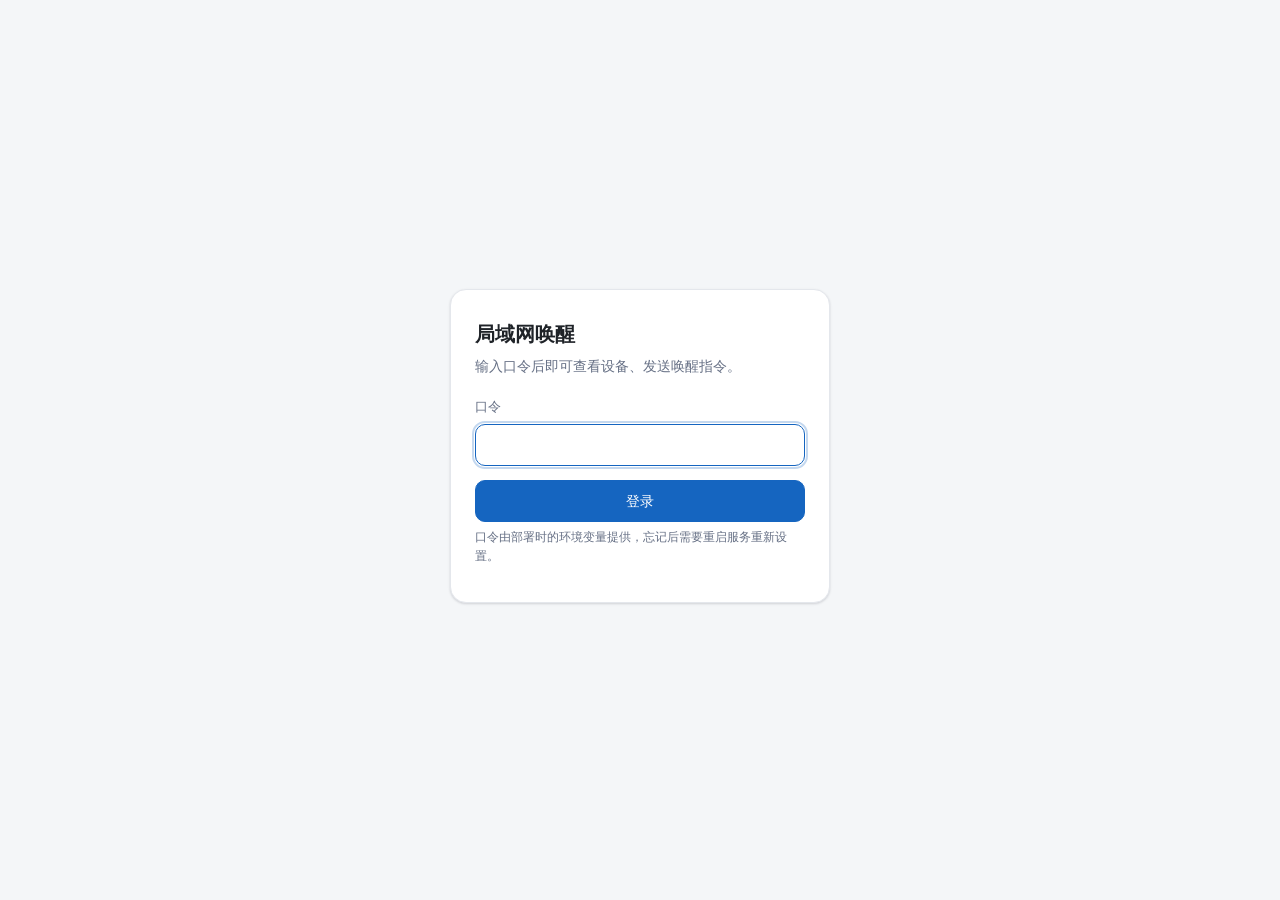
<file: web/index.html>
<!DOCTYPE html>
<html lang="zh-CN">
<head>
<meta charset="UTF-8">
<meta name="viewport" content="width=device-width, initial-scale=1, viewport-fit=cover">
<meta name="theme-color" content="#1565c0">
<meta name="apple-mobile-web-app-capable" content="yes">
<meta name="apple-mobile-web-app-title" content="局域网唤醒">
<meta name="apple-mobile-web-app-status-bar-style" content="default">
<link rel="manifest" href="manifest.json">
<link rel="icon" type="image/png" sizes="192x192" href="icons/icon-192.png">
<link rel="apple-touch-icon" href="icons/apple-touch-icon.png">
<title>设备 · 局域网唤醒</title>
<link rel="stylesheet" href="app.css">
</head>
<body>
<header class="topbar">
  <h1>局域网唤醒</h1>
  <button class="btn btn--ghost" id="logout" type="button">退出</button>
</header>

<main class="page">
  <p class="notice" id="notice" role="status" hidden></p>

  <div class="toolbar">
    <button class="btn btn--primary" id="add-device" type="button">添加设备</button>
    <button class="btn" id="refresh" type="button">刷新</button>
  </div>

  <ul class="cards" id="device-list"></ul>

  <section class="empty" id="empty" hidden>
    <h2>还没有设备</h2>
    <p>点「添加设备」录入第一台要唤醒的机器：填写 MAC 地址与广播地址，选择一种校验方式，保存后即可一键唤醒。</p>
  </section>
</main>

<dialog id="editor" aria-labelledby="editor-title">
  <form class="sheet" id="editor-form" novalidate>
    <h2 id="editor-title">添加设备</h2>
    <p class="form-error" id="editor-error" role="alert" hidden></p>

    <label class="field">
      <span>名称</span>
      <input id="f-name" maxlength="32" autocomplete="off" placeholder="例如：书房主机">
    </label>

    <label class="field">
      <span>MAC 地址</span>
      <input id="f-mac" autocomplete="off" placeholder="AA:BB:CC:DD:EE:FF">
      <small class="hint">支持 AA:BB:CC:DD:EE:FF、AA-BB-CC-DD-EE-FF 或 12 位十六进制。</small>
    </label>

    <div class="field-row">
      <label class="field">
        <span>广播地址</span>
        <input id="f-addr" autocomplete="off" placeholder="192.168.1.255">
      </label>
      <label class="field field--port">
        <span>端口</span>
        <input id="f-port" type="number" min="1" max="65535" step="1" inputmode="numeric" value="9">
      </label>
    </div>

    <label class="field">
      <span>校验方式</span>
      <select id="f-probe-type">
        <option value="none">不校验</option>
        <option value="ping">Ping 主机</option>
        <option value="tcp">TCP 端口</option>
        <option value="heartbeat">心跳上报</option>
      </select>
    </label>

    <label class="field" id="f-probe-value-field">
      <span id="f-probe-value-label">校验目标</span>
      <input id="f-probe-value" autocomplete="off">
      <small class="hint" id="f-probe-value-hint"></small>
    </label>

    <div class="sheet-actions">
      <button class="btn" type="button" id="editor-cancel">取消</button>
      <button class="btn btn--primary" type="submit" id="editor-submit">保存</button>
    </div>
  </form>
</dialog>

<dialog id="confirm" aria-labelledby="confirm-title">
  <div class="sheet">
    <h2 id="confirm-title">删除设备</h2>
    <p id="confirm-text"></p>
    <label class="check" id="confirm-extra" hidden>
      <input type="checkbox" id="confirm-blank">
      <span>
        同时允许空密码账户远程登录（安全降级）
        <small class="hint">
          仅当这台机的 Windows 账户确实没有密码时才需要。该策略作用于所有网络登录
          （共享、IPC$、远程桌面），关闭远程桌面时会按原值恢复。
        </small>
      </span>
    </label>
    <div class="sheet-actions">
      <button class="btn" type="button" id="confirm-cancel">取消</button>
      <button class="btn btn--danger" type="button" id="confirm-ok">删除</button>
    </div>
  </div>
</dialog>

<script src="app.js"></script>
<script src="devices.js"></script>
</body>
</html>
</file>
<file: web/app.css>
/* app.css —— 两页共用样式。移动优先，无预处理器、无第三方库、无外部字体。
   断点只有一个（720px）：小于等于 720px 单列，大于则两列网格。完整宽度适配验收属 E6。 */

:root {
  --bg: #f4f6f8;
  --surface: #ffffff;
  --text: #1f2328;
  --muted: #667085;
  --border: #e4e7ec;
  --primary: #1565c0;
  --primary-dark: #0d47a1;
  --danger: #c62828;
  --radius: 12px;
  --shadow: 0 1px 2px rgba(16, 24, 40, 0.06), 0 1px 3px rgba(16, 24, 40, 0.1);
}

*,
*::before,
*::after {
  box-sizing: border-box;
}

html {
  -webkit-text-size-adjust: 100%;
}

body {
  margin: 0;
  min-height: 100vh;
  background: var(--bg);
  color: var(--text);
  font: 15px/1.6 -apple-system, BlinkMacSystemFont, "Segoe UI", "Microsoft YaHei", sans-serif;
}

h1,
h2 {
  margin: 0;
  font-weight: 600;
}

.body--login {
  display: grid;
  place-items: center;
}

/* ---------- 登录页 ---------- */

.login-wrap {
  width: 100%;
  min-height: 100vh;
  display: grid;
  place-items: center;
  padding: 32px 16px 40px;
  padding-top: calc(32px + env(safe-area-inset-top));
}

.login-card {
  width: 100%;
  max-width: 380px;
  padding: 28px 24px 24px;
  background: var(--surface);
  border: 1px solid var(--border);
  border-radius: 16px;
  box-shadow: var(--shadow);
}

.login-card h1 {
  font-size: 20px;
  margin-bottom: 6px;
}

.login-sub {
  margin: 0 0 20px;
  font-size: 13.5px;
  color: var(--muted);
}

/* ---------- 顶栏与页面容器 ---------- */

.topbar {
  position: sticky;
  top: 0;
  z-index: 2;
  display: flex;
  align-items: center;
  gap: 12px;
  padding: 12px 16px;
  padding-top: calc(12px + env(safe-area-inset-top));
  background: rgba(255, 255, 255, 0.94);
  backdrop-filter: blur(8px);
  border-bottom: 1px solid var(--border);
}

.topbar h1 {
  flex: 1;
  font-size: 17px;
}

.page {
  max-width: 1080px;
  margin: 0 auto;
  padding: 16px;
  padding-bottom: calc(28px + env(safe-area-inset-bottom));
}

.toolbar {
  display: flex;
  flex-wrap: wrap;
  gap: 10px;
  margin-bottom: 14px;
}

/* ---------- 提示条 ---------- */

.notice {
  margin: 0 0 14px;
  padding: 10px 12px;
  font-size: 13.5px;
  border: 1px solid transparent;
  border-radius: 10px;
}

.notice--info {
  background: #eef4fd;
  border-color: #d3e3fa;
  color: #14508f;
}

.notice--ok {
  background: #eaf6ec;
  border-color: #cee8d3;
  color: #1b5e20;
}

.notice--error {
  background: #fdecea;
  border-color: #f8d7d5;
  color: #a12622;
}

/* ---------- 设备卡片 ---------- */

.cards {
  display: grid;
  grid-template-columns: 1fr;
  gap: 12px;
  margin: 0;
  padding: 0;
  list-style: none;
}

.card {
  padding: 16px;
  background: var(--surface);
  border: 1px solid var(--border);
  border-radius: var(--radius);
  box-shadow: var(--shadow);
}

.card-head {
  display: flex;
  align-items: flex-start;
  gap: 10px;
  /* 同时有「在线」与「RDP 已启用」两个 chip 时，窄屏允许换行，别去挤标题。 */
  flex-wrap: wrap;
}

.card-title {
  flex: 1;
  font-size: 16px;
  line-height: 1.4;
  word-break: break-word;
}

.chip {
  display: inline-flex;
  align-items: center;
  gap: 6px;
  flex: none;
  padding: 3px 9px;
  font-size: 12.5px;
  font-weight: 500;
  border: 1px solid transparent;
  border-radius: 999px;
  white-space: nowrap;
}

.chip .dot {
  width: 7px;
  height: 7px;
  border-radius: 50%;
  background: currentColor;
}

.chip--muted {
  background: #f2f4f7;
  border-color: #e4e7ec;
  color: #5b6472;
}

.chip--busy {
  background: #e8f0fe;
  border-color: #c9dcfb;
  color: #0d47a1;
}

.chip--ok {
  background: #eaf6ec;
  border-color: #cee8d3;
  color: #1b5e20;
}

.chip--warn {
  background: #fff4e5;
  border-color: #ffe0b2;
  color: #8a4b00;
}

.chip--bad {
  background: #fdecea;
  border-color: #f8d7d5;
  color: #a12622;
}

.chip--rdp {
  /* RDP chip 是次要信息：比状态 chip 略小一点，避免两个 chip 抢注意力。 */
  font-size: 11px;
  flex-shrink: 0;
}

.chip--busy .dot {
  animation: pulse 1.1s ease-in-out infinite;
}

@keyframes pulse {
  0%,
  100% {
    opacity: 1;
  }
  50% {
    opacity: 0.3;
  }
}

@media (prefers-reduced-motion: reduce) {
  .chip--rdp {
  /* RDP chip 是次要信息：比状态 chip 略小一点，避免两个 chip 抢注意力。 */
  font-size: 11px;
  flex-shrink: 0;
}

.chip--busy .dot {
    animation: none;
  }
}

.facts {
  display: grid;
  gap: 6px;
  margin-top: 12px;
}

.fact {
  display: flex;
  align-items: baseline;
  gap: 12px;
  font-size: 13px;
}

.fact-k {
  flex: none;
  width: 60px;
  color: var(--muted);
}

.fact-v {
  flex: 1;
  text-align: right;
  word-break: break-all;
}

.mono {
  font-family: ui-monospace, SFMono-Regular, Menlo, Consolas, monospace;
  font-size: 12.5px;
}

.card-msg {
  margin: 10px 0 0;
  font-size: 13px;
  color: var(--muted);
}

/* ---------- 心跳指标条（F11 M1） ---------- */

.card-metrics {
  margin-top: 10px;
  padding: 6px 10px;
  font-size: 12.5px;
  font-variant-numeric: tabular-nums;
  color: var(--muted);
  background: var(--bg);
  border: 1px solid var(--border);
  border-radius: 8px;
  word-break: break-all;
}

.card-metrics--stale {
  opacity: 0.55;
}

.card-actions {
  display: flex;
  gap: 8px;
  margin-top: 14px;
}

.card-actions .btn {
  flex: 1;
}

.card-actions .btn--danger {
  flex: 0 0 auto;
}

/* ---------- 离线提示条（E6） ---------- */

.offline-bar {
  position: fixed;
  left: 0;
  right: 0;
  bottom: 0;
  z-index: 9;
  margin: 0;
  padding: 9px 16px;
  padding-bottom: calc(9px + env(safe-area-inset-bottom));
  text-align: center;
  font-size: 13px;
  color: #ffffff;
  background: #b26a00;
}

/* ---------- 空态 ---------- */

.empty {
  padding: 36px 20px;
  text-align: center;
  background: var(--surface);
  border: 1px dashed var(--border);
  border-radius: var(--radius);
}

.empty h2 {
  font-size: 16px;
  margin-bottom: 8px;
}

.empty p {
  margin: 0 auto;
  max-width: 420px;
  font-size: 13.5px;
  color: var(--muted);
}

/* ---------- 按钮 ---------- */

.btn {
  min-height: 42px;
  padding: 0 14px;
  font: inherit;
  font-size: 14px;
  font-weight: 500;
  color: var(--text);
  background: var(--surface);
  border: 1px solid var(--border);
  border-radius: 10px;
  cursor: pointer;
  transition: background-color 0.15s ease, border-color 0.15s ease, opacity 0.15s ease;
  /* 「启用远程桌面」这类长文案不允许在按钮里断行，宁可让卡片动作区换行。 */
  white-space: nowrap;
}

.btn:hover:not(:disabled) {
  background: #f2f4f7;
}

.btn:focus-visible {
  outline: 2px solid rgba(21, 101, 192, 0.45);
  outline-offset: 1px;
}

.btn:disabled {
  opacity: 0.55;
  cursor: not-allowed;
}

.btn--primary {
  color: #ffffff;
  background: var(--primary);
  border-color: var(--primary);
}

.btn--primary:hover:not(:disabled) {
  background: var(--primary-dark);
  border-color: var(--primary-dark);
}

.btn--ghost {
  color: var(--muted);
  background: transparent;
  border-color: transparent;
}

.btn--ghost:hover:not(:disabled) {
  background: #f2f4f7;
  color: var(--text);
}

.btn--danger {
  color: var(--danger);
  border-color: #f0c6c6;
}

.btn--danger:hover:not(:disabled) {
  background: #fdecea;
}

.btn--block {
  display: block;
  width: 100%;
}

/* ---------- 表单 ---------- */

.field {
  display: block;
  margin-bottom: 14px;
}

.field[hidden] {
  display: none;
}

.field > span {
  display: block;
  margin-bottom: 6px;
  font-size: 13px;
  color: var(--muted);
}

.field input,
.field select {
  display: block;
  width: 100%;
  min-height: 42px;
  padding: 0 12px;
  font: inherit;
  font-size: 15px;
  color: var(--text);
  background: #ffffff;
  border: 1px solid var(--border);
  border-radius: 10px;
  appearance: none;
}

.field select {
  background-image: linear-gradient(45deg, transparent 50%, #667085 50%),
    linear-gradient(135deg, #667085 50%, transparent 50%);
  background-position: calc(100% - 18px) 18px, calc(100% - 13px) 18px;
  background-size: 5px 5px, 5px 5px;
  background-repeat: no-repeat;
  padding-right: 34px;
}

.field input:focus,
.field select:focus {
  border-color: var(--primary);
  outline: 2px solid rgba(21, 101, 192, 0.25);
  outline-offset: 1px;
}

.field-row {
  display: flex;
  gap: 12px;
}

.field-row .field {
  flex: 1;
}

.field--port {
  flex: 0 0 96px;
}

.hint {
  display: block;
  margin-top: 6px;
  font-size: 12px;
  color: var(--muted);
}

.form-error {
  margin: 0 0 12px;
  padding: 9px 11px;
  font-size: 13px;
  color: #a12622;
  background: #fdecea;
  border: 1px solid #f8d7d5;
  border-radius: 9px;
}

/* 确认框里的可选动作（安全降级开关）：默认不勾，样式上要和正文有区分，
   避免用户顺手一路点"确定"就把策略改了。 */
.check {
  display: flex;
  gap: 9px;
  align-items: flex-start;
  margin: 0 0 4px;
  padding: 11px 12px;
  font-size: 13px;
  line-height: 1.5;
  background: #f7f8fa;
  border: 1px solid var(--border);
  border-radius: 10px;
  cursor: pointer;
}

.check[hidden] {
  display: none;
}

.check input {
  margin: 2px 0 0;
  flex: 0 0 auto;
}

.check .hint {
  margin-top: 4px;
}

/* ---------- 弹层 ---------- */

dialog {
  width: min(440px, calc(100vw - 24px));
  padding: 0;
  color: var(--text);
  background: var(--surface);
  border: none;
  border-radius: 16px;
  box-shadow: 0 20px 44px rgba(16, 24, 40, 0.22);
}

dialog::backdrop {
  background: rgba(16, 24, 40, 0.45);
}

.sheet {
  padding: 20px;
  padding-bottom: calc(20px + env(safe-area-inset-bottom));
}

.sheet h2 {
  margin-bottom: 14px;
  font-size: 17px;
}

.sheet p {
  margin: 0 0 16px;
  font-size: 14px;
  color: var(--muted);
}

.sheet-actions {
  display: flex;
  justify-content: flex-end;
  gap: 10px;
  margin-top: 18px;
}

.sheet-actions .btn {
  min-width: 88px;
}

/* 窄屏时弹层贴底，拇指可达；宽屏保持居中卡片。 */
@media (max-width: 520px) {
  dialog {
    width: 100%;
    max-width: none;
    margin: 0;
    border-radius: 16px 16px 0 0;
    position: fixed;
    inset: auto 0 0 0;
  }

  dialog[open] {
    animation: sheet-up 0.18s ease-out;
  }
}

@keyframes sheet-up {
  from {
    transform: translateY(12px);
    opacity: 0.6;
  }
  to {
    transform: translateY(0);
    opacity: 1;
  }
}

/* ---------- 两列布局（宽屏） ---------- */

@media (min-width: 720px) {
  .cards {
    grid-template-columns: repeat(2, minmax(0, 1fr));
  }

  .page {
    padding: 24px;
  }
}
</file>
